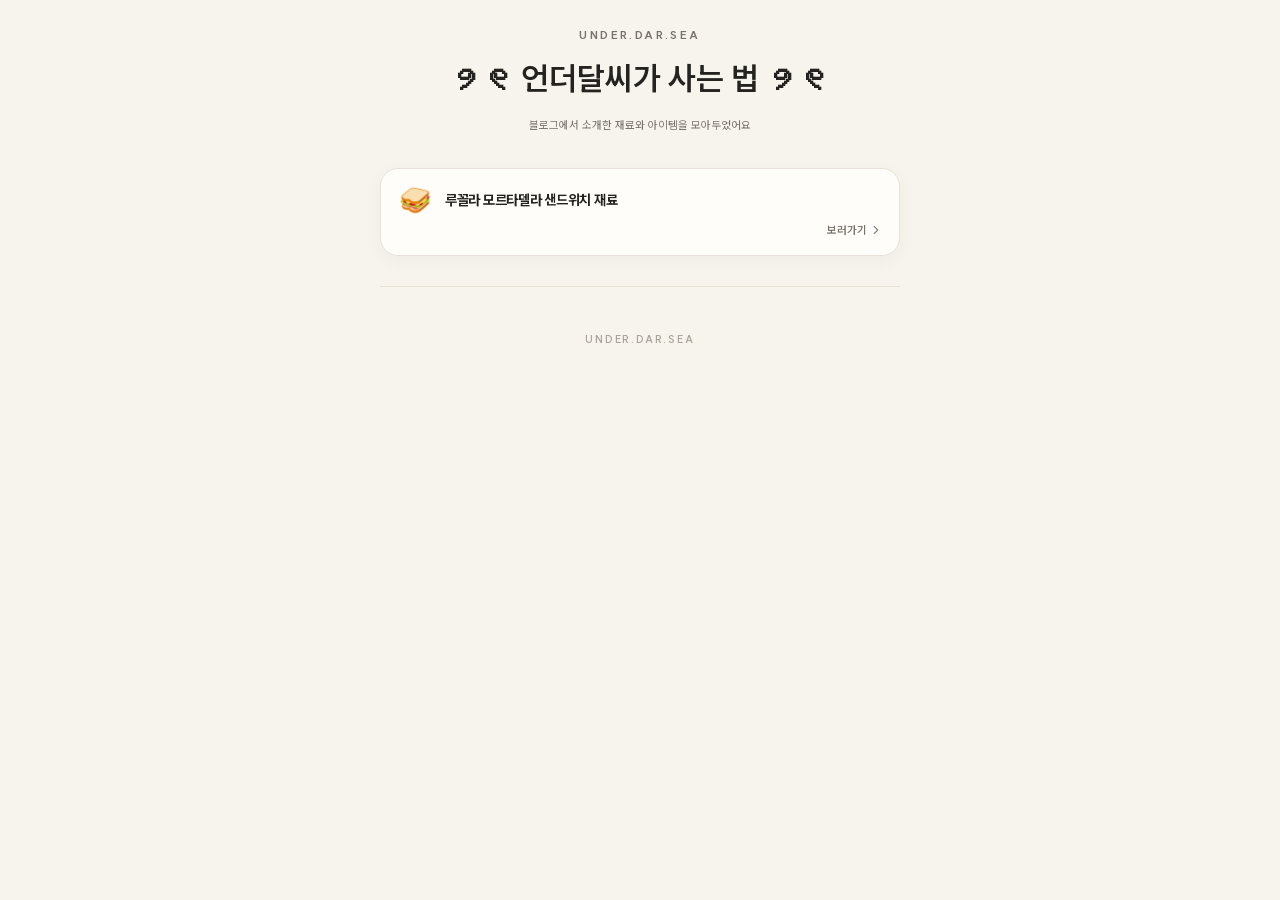
<file: index.html>
<!doctype html>
<html lang="ko">
<head>
  <meta charset="utf-8">
  <meta name="viewport" content="width=device-width, initial-scale=1">
  <meta name="description" content="언더달씨 블로그에서 소개한 재료와 아이템의 링크 모음">
  <title>୨୧ 언더달씨가 사는 법 ୨୧</title>
  <link rel="stylesheet" href="style.css">
</head>
<body>
  <main class="page">
    <header class="hero">
      <p class="brand">UNDER.DAR.SEA</p>
      <h1>୨୧ 언더달씨가 사는 법 ୨୧</h1>
      <p class="intro">블로그에서 소개한 재료와 아이템을 모아두었어요</p>
    </header>

    <nav class="products" aria-label="페이지 목록">
      <a class="card card--wide" href="sandwich/">
        <span class="emoji" aria-hidden="true">🥪</span>
        <span class="item-info">
          <span class="name">루꼴라 모르타델라 샌드위치 재료</span>
        </span>
        <span class="go">보러가기 →</span>
      </a>
    </nav>

    <footer>
      <p class="signature">UNDER.DAR.SEA</p>
    </footer>
  </main>
</body>
</html>
</file>
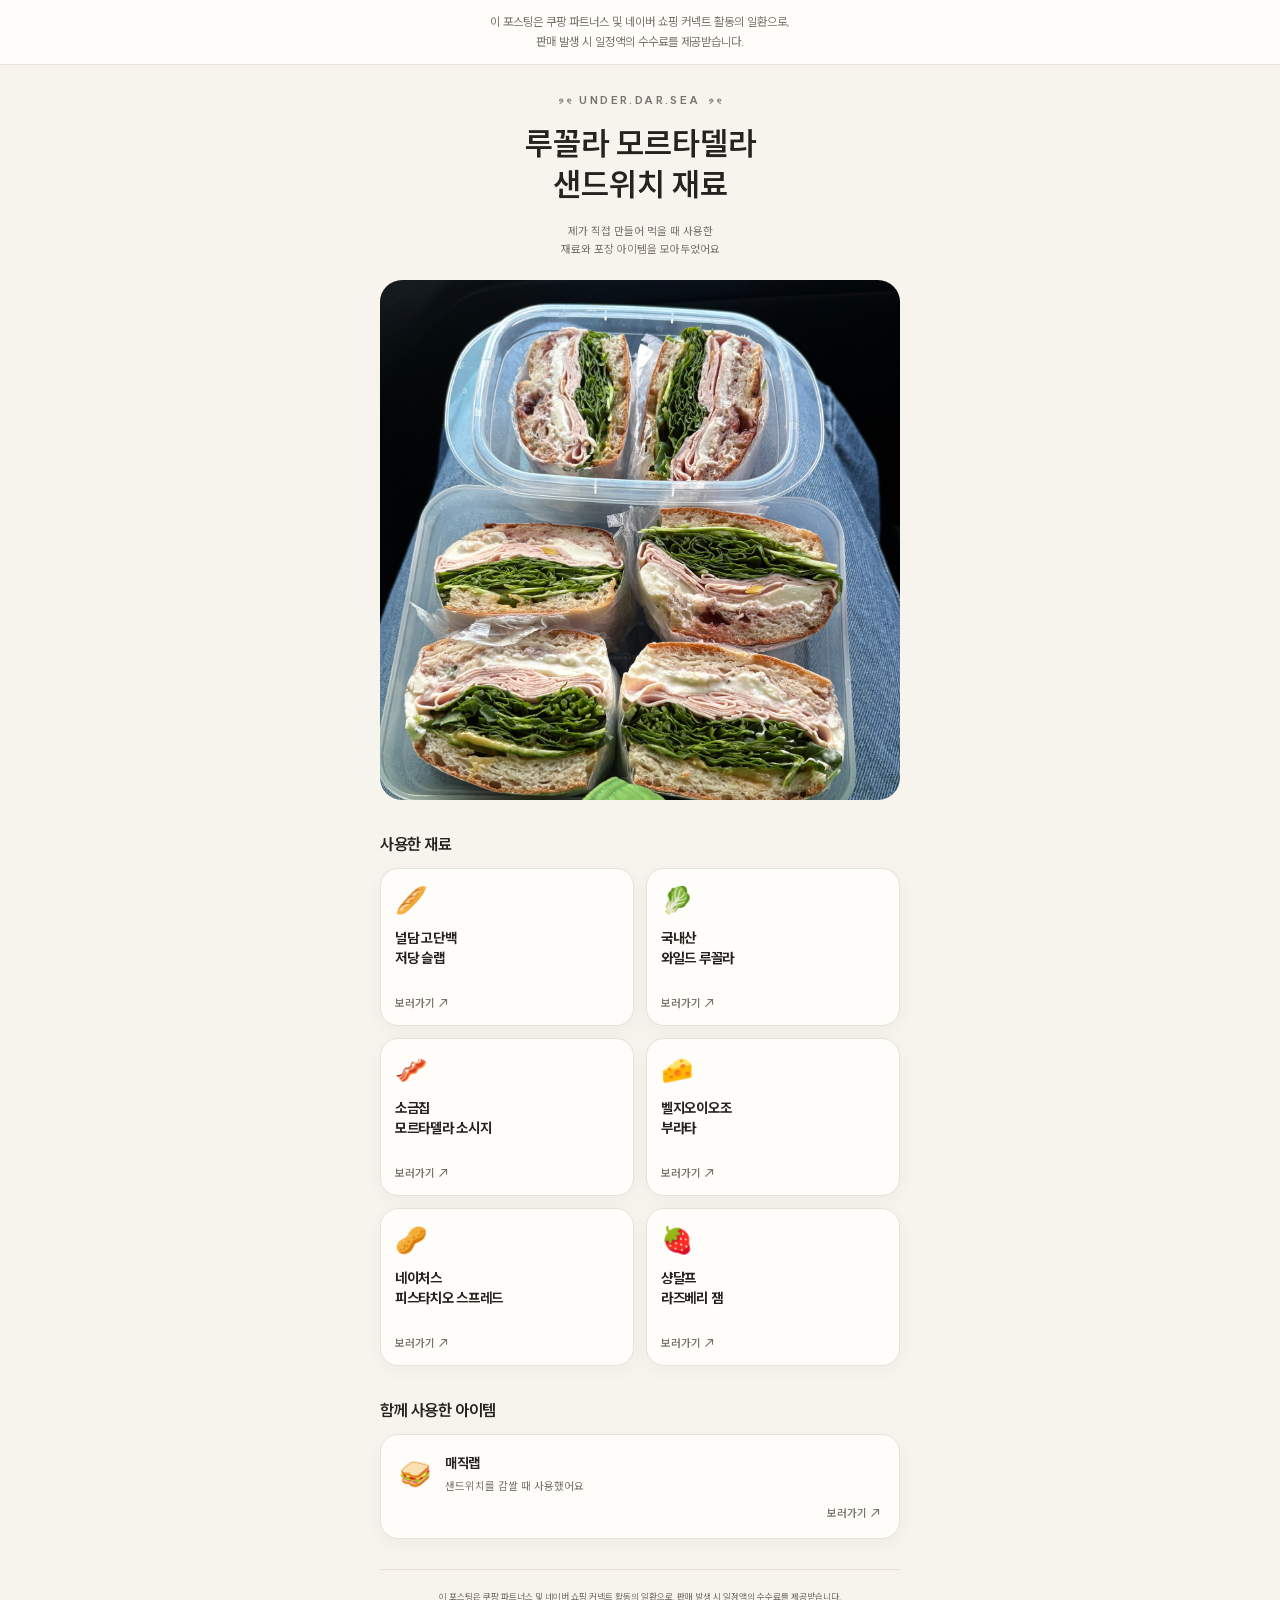
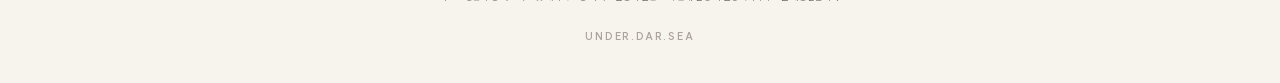
<file: sandwich/index.html>
<!doctype html>
<html lang="ko">
<head>
  <meta charset="utf-8">
  <meta name="viewport" content="width=device-width, initial-scale=1">
  <meta name="description" content="언더달씨가 직접 만들어 먹은 루꼴라 모르타델라 샌드위치 재료 모음">
  <title>루꼴라 모르타델라 샌드위치 재료 | 언더달씨</title>
  <link rel="stylesheet" href="../style.css">
</head>
<body>
  <div class="disclosure-bar">
    <p class="disclosure">이 포스팅은 쿠팡 파트너스 및 네이버 쇼핑 커넥트 활동의 일환으로,<br> 판매 발생 시 일정액의 수수료를 제공받습니다.</p>
  </div>
  <main class="page">
    <header class="hero">
      <p class="brand"><span class="brand-symbol" aria-hidden="true">୨୧</span>UNDER.DAR.SEA<span class="brand-symbol" aria-hidden="true">୨୧</span></p>
     <h1 class="title">루꼴라 모르타델라<br>샌드위치 재료</h1>
      <p class="intro">제가 직접 만들어 먹을 때 사용한<br>재료와 포장 아이템을 모아두었어요</p>
      <img class="hero-image" src="images/sandwich_lap.jpeg" alt="루꼴라 모르타델라 샌드위치">
    </header>

    <section class="products" aria-labelledby="products-title">
      <h2 id="products-title">사용한 재료</h2>
      <div class="grid">
        <a class="card" href="https://link.coupang.com/a/hEAYgwvEDk" target="_blank" rel="sponsored noopener">
          <span class="emoji">🥖</span>
          <span class="name">널담 고단백<br>저당 슬랩</span>
          <span class="go">보러가기 ↗</span>
        </a>

        <a class="card" href="https://link.coupang.com/a/hEAPHUsu60" target="_blank" rel="sponsored noopener">
          <span class="emoji">🥬</span>
          <span class="name">국내산<br>와일드 루꼴라</span>
          <span class="go">보러가기 ↗</span>
        </a>

        <a class="card" href="https://link.coupang.com/a/hEAS76s1Jc" target="_blank" rel="sponsored noopener">
          <span class="emoji">🥓</span>
          <span class="name">소금집<br>모르타델라 소시지</span>
          <span class="go">보러가기 ↗</span>
        </a>

        <a class="card" href="https://link.coupang.com/a/hEAWZL4Png" target="_blank" rel="sponsored noopener">
          <span class="emoji">🧀</span>
          <span class="name">벨지오이오조<br>부라타</span>
          <span class="go">보러가기 ↗</span>
        </a>
 
        <a class="card" href="https://link.coupang.com/a/hEAZ3nVg0y" target="_blank" rel="sponsored noopener">
          <span class="emoji">🥜</span>
          <span class="name">네이처스<br>피스타치오 스프레드</span>
          <span class="go">보러가기 ↗</span>
        </a>

        <a class="card" href="https://link.coupang.com/a/hEA1QifW1s" target="_blank" rel="sponsored noopener">
          <span class="emoji">🍓</span>
          <span class="name">샹달프<br>라즈베리 잼</span>
          <span class="go">보러가기 ↗</span>
        </a>
      </div>
    </section>

    <section class="products" aria-labelledby="items-title">
      <h2 id="items-title">함께 사용한 아이템</h2>
      <!-- 아래 a 태그에 href="상품 링크"를 추가하면 연결됩니다. -->
      <a class="card card--wide" target="_blank" rel="sponsored noopener" href="https://naver.me/xhP3hPgw">
        <span class="emoji" aria-hidden="true">🥪</span>
        <span class="item-info">
          <span class="name">매직랩</span>
          <span class="item-description">샌드위치를 감쌀 때 사용했어요</span>
        </span>
        <span class="go">보러가기 ↗</span>
      </a>
    </section>

    <footer>
      <p class="disclosure">이 포스팅은 쿠팡 파트너스 및 네이버 쇼핑 커넥트 활동의 일환으로, 판매 발생 시 일정액의 수수료를 제공받습니다.</p>
      <p class="signature">UNDER.DAR.SEA</p>
    </footer>
  </main>
</body>
</html>
</file>
<file: style.css>
@font-face {
  font-family: "SUIT";
  src: url("fonts/SUIT-Variable.woff2") format("woff2");
  font-weight: 100 900;
  font-style: normal;
  font-display: swap;
}

* { box-sizing: border-box; }

:root {
  --bg: #f7f4ee;
  --card: #fffdf9;
  --text: #24231f;
  --muted: #77736b;
  --line: #e8e1d6;
}

html { -webkit-text-size-adjust: 100%; }

.title {
  letter-spacing: 0px;
}

body {
  margin: 0;
  background: var(--bg);
  color: var(--text);
  font-family: "SUIT", -apple-system, BlinkMacSystemFont, "Apple SD Gothic Neo",
    "Noto Sans KR", "Segoe UI", sans-serif;
}

.page {
  width: min(100%, 560px);
  margin: 0 auto;
  padding: 28px 20px 40px;
}

.hero { text-align: center; }

.disclosure-bar {
  padding: 12px 20px;
  border-bottom: 1px solid var(--line);
  background: var(--card);
}

.disclosure-bar .disclosure {
  max-width: 520px;
  margin: 0 auto;
  font-size: 12px;
  line-height: 1.65;
}

.brand {
  margin: 0 0 16px;
  font-size: 11px;
  font-weight: 800;
  letter-spacing: .22em;
  color: var(--muted);
}

.brand-symbol {
  font-size: 8px;
  letter-spacing: 0;
  margin-inline: 6px;
}

h1 {
  margin: 0;
  font-size: clamp(24px, 6.5vw, 32px);
  line-height: 1.3;
}

.intro {
  margin: 16px 0 22px;
  color: var(--muted);
  font-size: 11px;
  line-height: 1.65;
}

.hero-image {
  display: block;
  width: 100%;
  aspect-ratio: 5 / 5;
  object-fit: cover;
  object-position: center;
  border-radius: 22px;
}

.products { margin-top: 34px; }

h2 {
  margin: 0 0 14px;
  font-size: 16px;
  letter-spacing: -.025em;
}

.grid {
  display: grid;
  grid-template-columns: repeat(2, minmax(0, 1fr));
  gap: 12px;
}

.card {
  min-height: 158px;
  padding: 18px 14px 15px;
  border: 1px solid var(--line);
  border-radius: 18px;
  background: var(--card);
  color: inherit;
  text-decoration: none;
  display: flex;
  flex-direction: column;
  box-shadow: 0 5px 18px rgba(55, 45, 30, .04);
  transition: transform .15s ease, box-shadow .15s ease;
  -webkit-tap-highlight-color: transparent;
}

.card[href]:hover {
  transform: translateY(-2px);
  box-shadow: 0 8px 22px rgba(55, 45, 30, .08);
}

.card[href]:active { transform: scale(.985); }

.emoji {
  font-size: 26px;
  line-height: 1;
  margin-bottom: 15px;
}

.name {
  font-size: 14px;
  font-weight: 750;
  line-height: 1.45;
  letter-spacing: -.02em;
}

.go {
  margin-top: auto;
  padding-top: 14px;
  color: var(--muted);
  font-size: 11px;
  font-weight: 650;
}

.card.card--wide {
  min-height: auto;
  padding: 18px;
  display: grid;
  grid-template-columns: auto minmax(0, 1fr);
  align-items: center;
  gap: 10px 14px;
}

.card--wide .emoji {
  margin-bottom: 0;
}

.item-info {
  display: flex;
  flex-direction: column;
  gap: 4px;
}

.item-description {
  color: var(--muted);
  font-size: 11px;
  line-height: 1.65;
  word-break: keep-all;
}

.card--wide .go {
  grid-column: 2;
  justify-self: end;
  margin-top: 0;
  padding-top: 0;
}

footer {
  margin-top: 30px;
  padding-top: 20px;
  border-top: 1px solid var(--line);
}

.disclosure {
  margin: 0;
  text-align: center;
  color: var(--muted);
  font-size: 9px;
  line-height: 1.6;
  word-break: keep-all;
}

.signature {
  margin: 26px 0 0;
  text-align: center;
  color: #aaa49a;
  font-size: 10px;
  font-weight: 750;
  letter-spacing: .18em;
}

@media (max-width: 360px) {
  .page { padding-left: 15px; padding-right: 15px; }
  .grid { gap: 9px; }
  .card { min-height: 150px; padding: 16px 12px 13px; }
  .name { font-size: 14px; }
}
</file>
